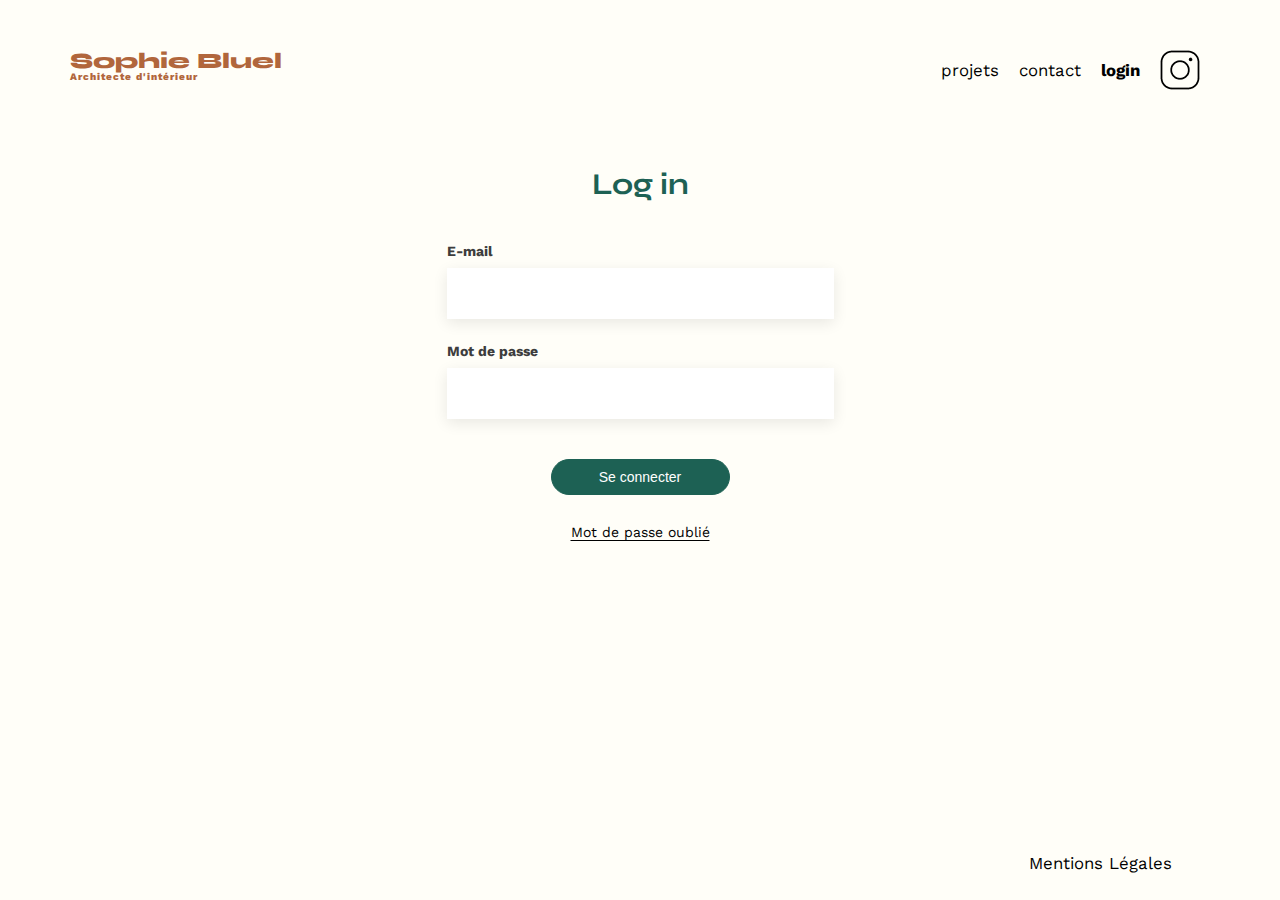
<file: FrontEnd/login.html>
<!DOCTYPE html>
<html lang="fr">
<head>
	<meta charset="UTF-8">
	<title>Sophie Bluel - Login</title>
	<meta name="viewport" content="width=device-width, initial-scale=1.0">
	<link rel="preconnect" href="https://fonts.googleapis.com">
	<link rel="preconnect" href="https://fonts.gstatic.com" crossorigin>
	<link href="https://fonts.googleapis.com/css2?family=Syne:wght@700;800&family=Work+Sans&display=swap" rel="stylesheet">
	<meta name="description" content="">
	<link rel="stylesheet" href="./assets/style.css">
	<script src="login.js" defer></script>
</head>
<body class="body-log-in">
<header>
	<h1>Sophie Bluel <span>Architecte d'intérieur</span></h1>
	<nav>
		<ul>
			<li><a href="./index.html#portfolio">projets</a></li>
			<li><a href="./index.html#contact">contact</a></li>
			<li class="bold"><a href="login.html">login</a></li>
			<li><img src="./assets/icons/instagram.png" alt="Instagram"></li>
		</ul>
	</nav>
</header>
<main class="main-log-in">
	<h2 class="titre-log-in">Log in</h2>
    <form class="form-log-in" id="monForm">
        <div class="div-input">
            <label class="titre-input" for="email">E-mail</label>
            <input class="input" type="text" id="email" name="email">
        </div>
        <div class="div-input">
            <label class="titre-input" for="motDePasse">Mot de passe</label>
            <input class="input" type="password" id="motDePasse" name="motDePasse">
        </div>
		<p class="msg-erreur"></p>
        <button class="btn-se-connecter" type="submit" onclick="envoieIdentifiantConnexion(event)">Se connecter</button>
    </form>
	<a class="lien-mot-de-passe-oublie" href="">Mot de passe oublié</a>
</main>

<footer>
	<nav>
		<ul>
			<li>Mentions Légales</li>
		</ul>
	</nav>
</footer>
</body>
</html>
</file>
<file: FrontEnd/assets/style.css>
/* http://meyerweb.com/eric/tools/css/reset/
   v2.0 | 20110126
   License: none (public domain)
*/

html, body, div, span, applet, object, iframe,
h1, h2, h3, h4, h5, h6, p, blockquote, pre,
a, abbr, acronym, address, big, cite, code,
del, dfn, em, img, ins, kbd, q, s, samp,
small, strike, strong, sub, sup, tt, var,
b, u, i, center,
dl, dt, dd, ol, ul, li,
fieldset, form, label, legend,
table, caption, tbody, tfoot, thead, tr, th, td,
article, aside, canvas, details, embed,
figure, figcaption, footer, header, hgroup,
menu, nav, output, ruby, section, summary,
time, mark, audio, video {
	margin: 0;
	padding: 0;
	border: 0;
	font-size: 100%;
	font: inherit;
	vertical-align: baseline;
}
/* HTML5 display-role reset for older browsers */
article, aside, details, figcaption, figure,
footer, header, hgroup, menu, nav, section {
	display: block;
}
body {
	line-height: 1;
	background-color: #FFFEF8;
	overflow-x: hidden
	;
}
ol, ul {
	list-style: none;
}
blockquote, q {
	quotes: none;
}
blockquote:before, blockquote:after,
q:before, q:after {
	content: '';
	content: none;
}
table {
	border-collapse: collapse;
	border-spacing: 0;
}
/** end reset css**/
body {
	max-width: 1140px;
	margin:auto;
	font-family: 'Work Sans' ;
	font-size: 14px;
}
header {
	display: flex;
	justify-content: space-between;
	margin: 50px 0
}
section {
	margin: 50px 0
}

h1{
	display: flex;
	flex-direction: column;
	font-family: 'Syne';
	font-size: 22px;
	font-weight: 800;
	color: #B1663C
}

h1 > span {
	font-family: 'Work Sans';
	font-size:10px;
	letter-spacing: 0.1em;
}

h2{
	font-family: 'Syne';
	font-weight: 700;
	font-size: 30px;
	color: #1D6154
}
nav ul {
	display: flex;
	align-items: center;
	list-style-type: none;

}
nav li {
	padding: 0 10px;
	font-size: 1.2em;
	
}

li > a {
	text-decoration: none;
	color: black;
}

a:hover {
	color: #B1663C;
}

li:hover {
	color: #B1663C;
}
#introduction {
	display: flex;
	align-items: center;
}
#introduction figure {
	flex: 1
}
#introduction img {
	display: block;
	margin: auto;
	width: 80%;
}

#introduction article {
	flex: 1
}
#introduction h2 {
	margin-bottom: 1em;
}

#introduction p {
	margin-bottom: 0.5em;
}
#portfolio h2 {
	text-align: center;
	
}
.gallery {
	width: 100%;
	display: grid;
	grid-template-columns: 1fr 1fr 1fr;
	grid-column-gap: 20px;
	grid-row-gap: 20px;
}

.gallery img {
	width: 100%;

}
#contact {
	width: 50%;
margin: auto;
}
#contact > * {
	text-align: center;

}
#contact h2{
	margin-bottom: 20px;
}
#contact form {
	text-align: left;
	margin-top:30px;
	display: flex;
	flex-direction: column;
}

#contact input {
	height: 50px;
	font-size: 1.2em;
	border: none;
	box-shadow: 0px 4px 14px rgba(0, 0, 0, 0.09);
}
#contact label {
	margin: 2em 0 1em 0;
}
#contact textarea {
	border: none;
	box-shadow: 0px 4px 14px rgba(0, 0, 0, 0.09);
}

.logo-instagram{
	width: 22px;
	height: 22px;
}

input[type="submit"]{
	font-family: 'Syne';
	font-weight: 700;
	color: white;
	background-color: #1D6154;
	margin : 2em auto ;
	width: 180px;
	text-align: center;
	border-radius: 60px ;
}

footer nav ul {
	display: flex;
	justify-content: flex-end;
	margin: 2em
}

.listeFiltre{
	width: 100%;
	display: flex;
	flex-direction: row;
	justify-content: center;
	gap: 15px;
	margin-bottom: 30px;;
}

li{
	width: auto;
	display: flex;
	justify-content: center;
}

.bouton-filtre{
	width: 100%;
	height: 37px;
	border: 1px solid #1D6154;
	border-radius: 60px;
	padding: 0px 20px 0px 20px;
	box-sizing: border-box;
	font-size: 16px;
	font-weight: 700;
	font-family: 'Syne';
	color: #1D6154;
	background-color: white;
}

.active{
	background-color: #1D6154;
	color: white;
}

.js-div-admin{
	height: fit-content;
	display: flex;
	flex-direction: row;
	justify-content: center;
	align-items: center;
	gap: 30px;
	margin-bottom: 30px;
}
.js-lien-div-admin{
	text-decoration: none;
	color: black;
	font-size: 14px;

}
.fa-pen-to-square{
	margin-right: 10px;
}

.js-mode-edition-admin{
	position: absolute;
	top: 0;
	left: 0;
	width: 100vw;
	height: 30px;
	margin: 0;
	display: flex;
	justify-content: center;
	align-items: center;
	background-color: black;
	color: white;
}
/***********************************************************CSS PAGE LOG IN**********************************************/
.body-log-in{
	height: 100vh;
	background-color: #FFFEF8;
	display: flex;
	flex-direction: column;
	justify-content: space-between;
}

.main-log-in{
	height: 70%;
}

.bold{
	font-weight: bold;
}

.titre-log-in{
	margin-bottom: 45px;
	display: flex;
	justify-content: center;
}

.form-log-in{
	margin: 0;
	display: flex;
	flex-direction: column;
	align-items: center;
}

.div-input{
	display: flex;
	flex-direction: column;
	gap: 10px;
	margin-bottom: 25px;
}

.titre-input{
	font-family: 'Work Sans';
	color: #3d3d3d;
	font-weight: bold;
}

.input{
	width: 379px;
	height: 45px;
	background-color: white;
	border: 2px solid #FFFFFF;
	box-shadow: 0px 4px 14px rgba(0, 0, 0, 0.09);
}

.btn-se-connecter{
	padding: 0;
	width: 179px;
	height: 36px;
	border: 1px solid #1D6154;
	border-radius: 60px;
	background-color: #1D6154;
	margin-top: 15px;
	color: white;
	font-size: 14px;
}

.lien-mot-de-passe-oublie{
	display: flex;
	justify-content: center;
	margin-top: 30px;
	color: black;
	text-decoration: underline;
	text-underline-offset: 3px;
	font-size: 14px;
	font-family: "Work Sans";
}

.lien-mot-de-passe-oublie:hover{
	color: #B1663C;
}

.msg-erreur{
	color: red;
	font-style: italic;	
}
/*******************************************CSS version admin et modal*********************************************************************/
.modal{
	position: fixed;
	top: 0;
	left: 0;
	width: 100%;
	height: 100%;
	display: flex;
	justify-content: center;
	align-items: center;
	background-color: rgba(0,0,0,0.8);
}

.div-modal{
	width: 630px;
	height: 688px;
	border-radius: 10px;
	display: flex;
	flex-direction: column;
	align-items: center;
	padding: 30px;
	box-sizing: border-box;
	background-color: #fff;
}

.bouton-fermer-modal{
	width: 90%;
	display: flex;
	justify-content: right;
	border: none;
	color: black;
	background-color: white;
	font-size: large;
}

.titre-div-modal{
	display: flex;
	justify-content: center;
	align-items: center;
	width: 100%;
	height: 30px;
	margin-top: 30px;
	font-size: 26px;
	font-weight: 400;
	font-family: "Work Sans";
}

.gallery-modal{
	height: 80%;
	width: 90%;
	padding: 20px;
	box-sizing: border-box;
	display: flex;
	flex-direction: row;
	flex-wrap: wrap;
	align-items: center;
	gap: 15px;
	border-bottom: 2px solid grey;
	overflow: scroll;
}

.gallery-modal::-webkit-scrollbar{
	display: none;
}

.gallery-modal * {
	height: 103px;
	width: 77px;
}

.gallery-modal * figcaption {
	display: none;
}

.gallery-modal * img {
	width: 100%;
	display: flex;
	justify-content: center;
	align-items: center;
}

.bouton-ajouter-photo{
	width: 50%;
	height: 50px;
	margin-top: 30px;
	background-color: #1D6154;
	border: 1px solid #1D6154;
	border-radius: 60px;
	color: white;
	padding: 0px 20px 0px 20px;
	box-sizing: border-box;
	font-size: 16px;
	font-weight: 700;
	font-family: 'Syne';
}

.relative{
	position: relative;
}

.bouton-supprimer{
	width: 17px;
	height: 17px;
	padding: 0;
	display: flex;
	justify-content: center;
	align-items: center;
	border: initial;
	border-radius: 3px;
	background-color: black;
	color: white;
	position: absolute;
	top: 7px;
	right: 7px;
}

.bouton-supprimer > .fa-trash-can{
	display: initial;	
	display: block;
	display: flex;
	justify-content: center;
	align-items: center;
	height: 100%;
	width: 100%;
	margin: 0;
	font-size: 10px;
}
/**************************************************Modal Ajout Photo*************************************/

.bouton-retour-fermer{
	width: 100%;
	display: flex;
	justify-content: space-between;
}

.bouton-retour-ap{
	width: fit-content;
	border: none;
	color: black;
	background-color: white;
	font-weight: bolder;
	font-size: 20px;
}

.fa-arrow-left{
	font-size: larger;
}

.bouton-fermer-ap{
	width: fit-content;
	border: none;
	color: black;
	background-color: white;
	font-size: large;
}


.titre-ajout-photo{
	margin-top: 0;
	margin-bottom: 20px;
	margin-top: 10px;
}

.form-ajouter-photo{
	height: 70%;
	width: 80%;
	display: flex;
	flex-direction: column;
	align-items: center;
	border-bottom: #B3B3B3 2px solid;
	margin-top: 10px;
}

.zone-ajout-photo{
	position: relative;
	height: 180px;
	width: 100%;
	padding: 10px;
	box-sizing: border-box;
	display: flex;
	flex-direction: column;
	justify-content: space-evenly;
	align-items: center;
	border-radius: 5px;
	background-color: #E8F1F6;
	margin-bottom: 30px;
}

.fa-image{
	font-size: 75px;
	color: #CBD6DC;
}

.preview{
	height: 100%;
	position: absolute;
	top:0;
	right: 0;
	left: 0;
	bottom: 0;
	display: flex;
	align-self: center;
	justify-self: center;
	z-index: 1;
	margin: auto;
}

.ajouter-photo{
	display: flex;
	flex-direction: column;
	justify-content: center;
	align-items: center;
	height: 35px;
	width: 200px;
	border: 1px solid #CBD6DC;
	border-radius: 30px;
	background-color: #CBD6DC;
}
.bkg-image-input{
	background-color: #E8F1F6;
	border: initial;

}
.titre-ajouter-photo{
	color: #306685;
	font-family: "Work Sans";
	font-size: 14px;
	font-weight: bold;
}

.input-ajouter-photo{
	position: absolute;
	top: 0;
	left: 0;
	right: 0;
	bottom: 0;
	opacity: 0;
	z-index: 2;
}

.div-input-ap{
	width: 100%;
	display: flex;
	flex-direction: column;
	gap: 10px;
	margin-bottom: 10px;
}

.placeholder{
	height: 51px;
	border: 1px solid white;
	box-shadow: 0px 4px 14px 0px #00000017;
	color: #444444;
}

.bouton-valider{
	width: 50%;
	height: 45px;
	margin-top: 30px;
	padding: 0px 20px 0px 20px;
	box-sizing: border-box;
	border: none;
	border-radius: 60px;
	background-color: #A7A7A7;
	color: white;
	font-size: 16px;
	font-weight: 700;
	font-family: 'Syne';
}

.valide{
	background-color: #1D6154;	
}

.hide{
	display: none;
	background-color: #00000000;
}
</file>
